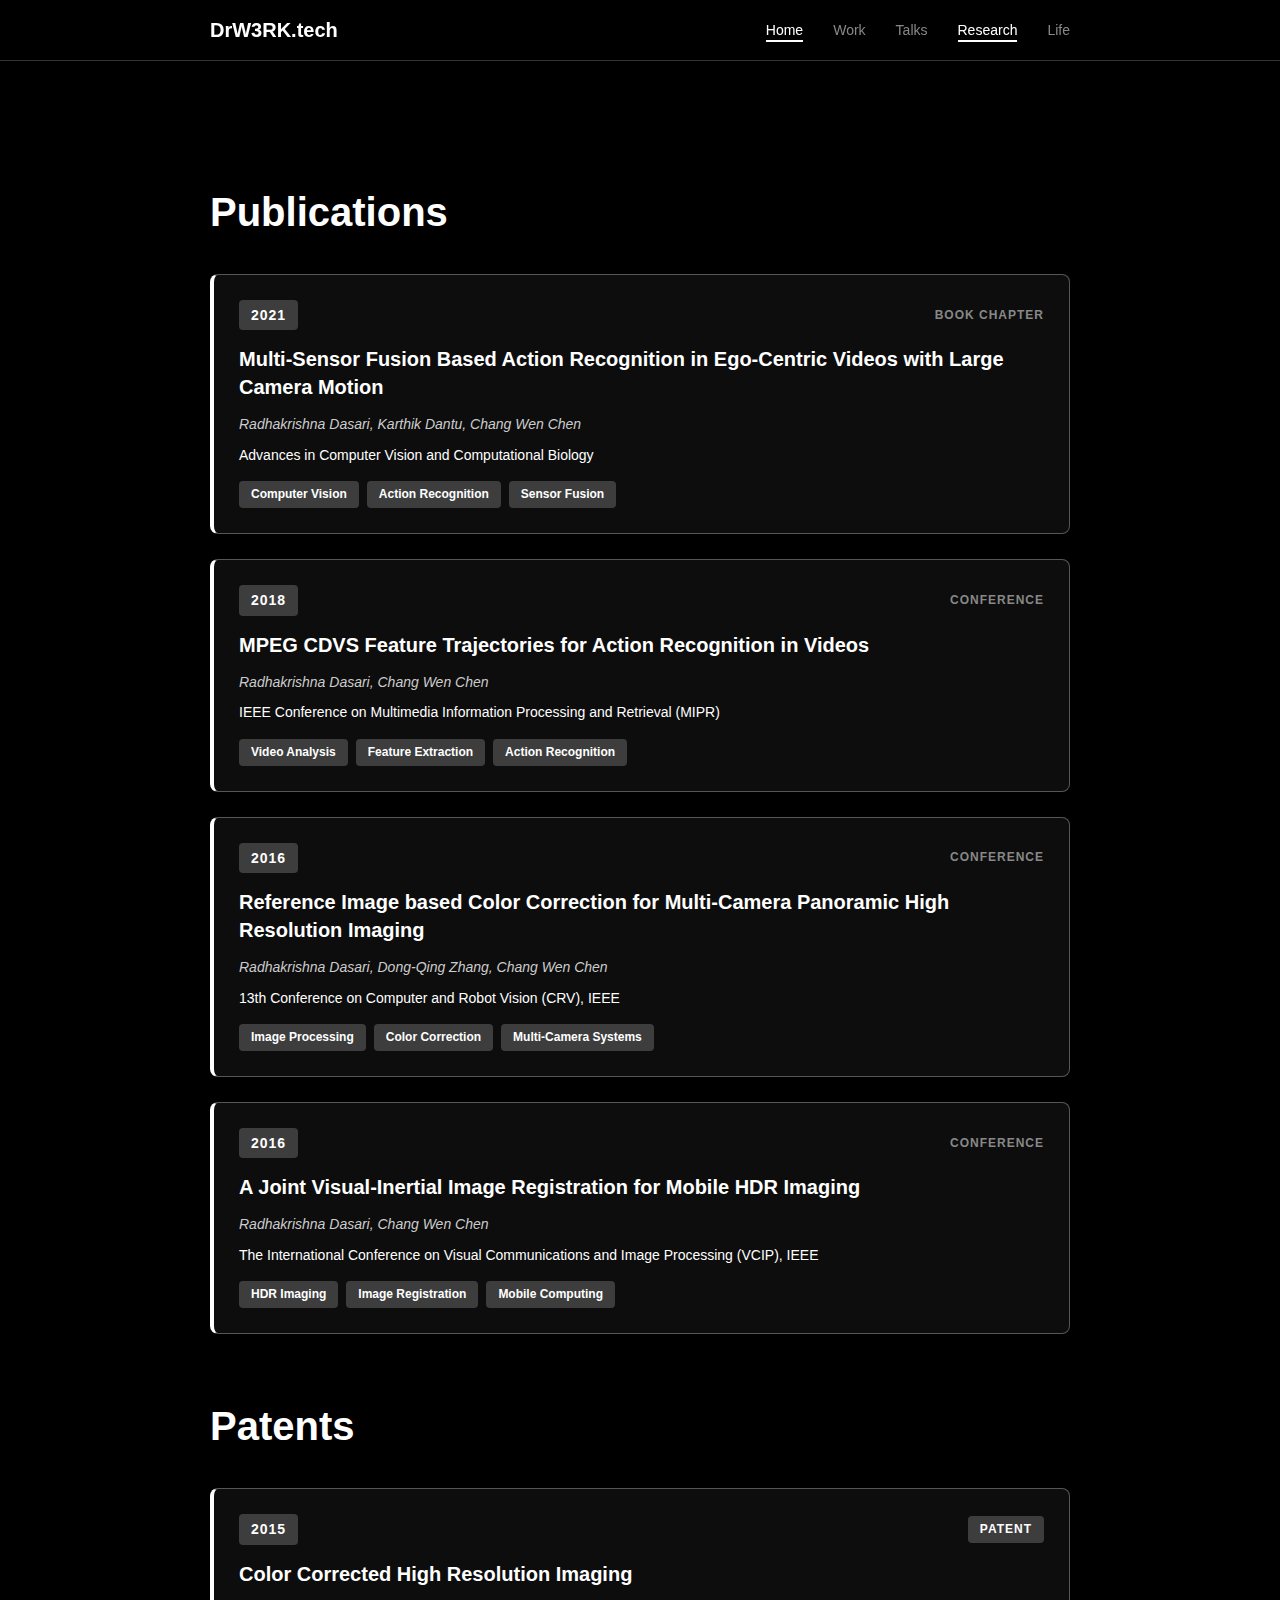
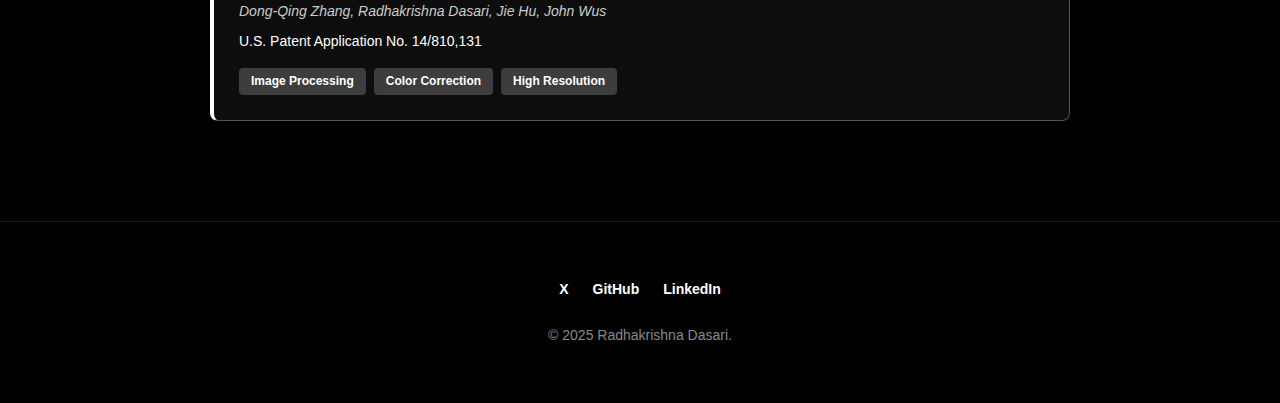
<file: research.html>
<!DOCTYPE html>
<html lang="en">
<head>
    <meta charset="UTF-8">
    <meta name="viewport" content="width=device-width, initial-scale=1.0">
    <title>Research - Radhakrishna Dasari</title>
    
    <!-- Open Graph / Facebook -->
    <meta property="og:type" content="website">
    <meta property="og:url" content="https://drw3rk.tech/research">
    <meta property="og:title" content="Research - Radhakrishna Dasari">
    <meta property="og:description" content="Publications and patents in Computer Vision, Machine Learning, and Multimedia Systems.">
    <meta property="og:image" content="https://i.ibb.co/27Z7Vwfb/AI-SLOP.jpg">
    
    <!-- Twitter -->
    <meta property="twitter:card" content="summary_large_image">
    <meta property="twitter:url" content="https://drw3rk.tech/research">
    <meta property="twitter:title" content="Research - Radhakrishna Dasari">
    <meta property="twitter:description" content="Publications and patents in Computer Vision, Machine Learning, and Multimedia Systems.">
    <meta property="twitter:image" content="https://i.ibb.co/27Z7Vwfb/AI-SLOP.jpg">
    <meta property="twitter:site" content="@DrW3RK">
    <meta property="twitter:creator" content="@DrW3RK">
    
    <link rel="icon" type="image/x-icon" href="img/favicon.ico">
    <link rel="stylesheet" href="styles.css">
</head>
<body>
    <!-- Navigation -->
    <nav>
        <div class="nav-container">
            <div class="logo"><a href="/">DrW3RK.tech</a></div>
            <ul class="nav-links">
                <li><a href="/" class="nav-item">Home</a></li>
                <li><a href="/work" class="nav-item">Work</a></li>
                <li><a href="/talks" class="nav-item">Talks</a></li>
                <li><a href="/research" class="nav-item active">Research</a></li>
                <li><a href="/life" class="nav-item">Life</a></li>
            </ul>
        </div>
    </nav>

    <!-- Main Content -->
    <main>
        <!-- Research Section -->
        <section id="Research" class="active">
            <h1 style="font-size: 40px; margin-bottom: 30px; margin-top: 60px; color: #fff;">Publications</h1>
            
            <div class="research-grid">
                <a href="https://link.springer.com/chapter/10.1007/978-3-030-71051-4_15" target="_blank">
                    <div class="research-card">
                        <div class="research-header">
                            <span class="research-year">2021</span>
                            <span class="research-type">Book Chapter</span>
                        </div>
                        <h3>Multi-Sensor Fusion Based Action Recognition in Ego-Centric Videos with Large Camera Motion</h3>
                        <p class="research-authors">Radhakrishna Dasari, Karthik Dantu, Chang Wen Chen</p>
                        <p class="research-venue">Advances in Computer Vision and Computational Biology</p>
                        <div class="research-tags">
                            <span class="tag">Computer Vision</span>
                            <span class="tag">Action Recognition</span>
                            <span class="tag">Sensor Fusion</span>
                        </div>
                    </div>
                </a>

                <a href="https://ieeexplore.ieee.org/abstract/document/8397025" target="_blank">
                    <div class="research-card">
                        <div class="research-header">
                            <span class="research-year">2018</span>
                            <span class="research-type">Conference</span>
                        </div>
                        <h3>MPEG CDVS Feature Trajectories for Action Recognition in Videos</h3>
                        <p class="research-authors">Radhakrishna Dasari, Chang Wen Chen</p>
                        <p class="research-venue">IEEE Conference on Multimedia Information Processing and Retrieval (MIPR)</p>
                        <div class="research-tags">
                            <span class="tag">Video Analysis</span>
                            <span class="tag">Feature Extraction</span>
                            <span class="tag">Action Recognition</span>
                        </div>
                    </div>
                </a>

                <a href="https://ieeexplore.ieee.org/abstract/document/7801551" target="_blank">
                    <div class="research-card">
                        <div class="research-header">
                            <span class="research-year">2016</span>
                            <span class="research-type">Conference</span>
                        </div>
                        <h3>Reference Image based Color Correction for Multi-Camera Panoramic High Resolution Imaging</h3>
                        <p class="research-authors">Radhakrishna Dasari, Dong-Qing Zhang, Chang Wen Chen</p>
                        <p class="research-venue">13th Conference on Computer and Robot Vision (CRV), IEEE</p>
                        <div class="research-tags">
                            <span class="tag">Image Processing</span>
                            <span class="tag">Color Correction</span>
                            <span class="tag">Multi-Camera Systems</span>
                        </div>
                    </div>
                </a>

                <a href="https://ieeexplore.ieee.org/abstract/document/7805551" target="_blank">
                    <div class="research-card">
                        <div class="research-header">
                            <span class="research-year">2016</span>
                            <span class="research-type">Conference</span>
                        </div>
                        <h3>A Joint Visual-Inertial Image Registration for Mobile HDR Imaging</h3>
                        <p class="research-authors">Radhakrishna Dasari, Chang Wen Chen</p>
                        <p class="research-venue">The International Conference on Visual Communications and Image Processing (VCIP), IEEE</p>
                        <div class="research-tags">
                            <span class="tag">HDR Imaging</span>
                            <span class="tag">Image Registration</span>
                            <span class="tag">Mobile Computing</span>
                        </div>
                    </div>
                </a>
            </div>

            <h1 style="font-size: 40px; margin-bottom: 30px; margin-top: 60px; color: #fff;">Patents</h1>
            
            <div class="research-grid">
                <a href="https://patents.google.com/patent/US9813622B2/en" target="_blank">
                    <div class="research-card patent-card">
                        <div class="research-header">
                            <span class="research-year">2015</span>
                            <span class="research-type patent-badge">Patent</span>
                        </div>
                        <h3>Color Corrected High Resolution Imaging</h3>
                        <p class="research-authors">Dong-Qing Zhang, Radhakrishna Dasari, Jie Hu, John Wus</p>
                        <p class="research-venue">U.S. Patent Application No. 14/810,131</p>
                        <div class="research-tags">
                            <span class="tag">Image Processing</span>
                            <span class="tag">Color Correction</span>
                            <span class="tag">High Resolution</span>
                        </div>
                    </div>
                </a>
            </div>
        </section>
    </main>

    <!-- Footer -->
    <footer>
        <div class="footer-content">
            <div class="social-links">
                <a href="https://x.com/DrW3RK" target="_blank">X</a>
                <a href="https://github.com/DrW3RK" target="_blank">GitHub</a>
                <a href="https://www.linkedin.com/in/radhakrishnadasari/" target="_blank">LinkedIn</a>
            </div>
            <p>&copy; 2025 Radhakrishna Dasari.</p>
        </div>
    </footer>

    <script src="script.js"></script>
</body>
</html>
</file>
<file: styles.css>
* {
    margin: 0;
    padding: 0;
    box-sizing: border-box;
}

html {
    scroll-behavior: smooth;
}

body {
    font-family: 'Helvetica Neue', Helvetica, Arial, sans-serif;
    background-color: #000000;
    color: #ffffff;
    line-height: 1.6;
    font-size: 16px;
}

a {
    color: #ffffff;
    text-decoration: none;
    transition: color 0.2s ease;
}

a:hover {
    color: #cccccc;
}

/* Navigation */
nav {
    position: fixed;
    top: 0;
    left: 0;
    right: 0;
    background: rgba(0, 0, 0, 0.95);
    backdrop-filter: blur(10px);
    z-index: 1000;
    border-bottom: 1px solid rgba(255, 255, 255, 0.2);
}

.nav-container {
    max-width: 900px;
    margin: 0 auto;
    padding: 0 20px;
    display: flex;
    justify-content: space-between;
    align-items: center;
    height: 60px;
}

.logo {
    font-size: 20px;
    font-weight: 600;
    color: #fff;
    cursor: pointer;
    transition: opacity 0.2s ease;
}

.logo:hover {
    opacity: 0.7;
}

.nav-links {
    display: flex;
    gap: 30px;
    list-style: none;
}

.nav-links a {
    font-size: 14px;
    color: #888888;
    font-weight: 500;
    cursor: pointer;
}

.nav-links a.active {
    color: #ffffff;
    border-bottom: 2px solid #ffffff;
    padding-bottom: 2px;
}

/* Main Content */
main {
    margin-top: 60px;
    max-width: 900px;
    margin-left: auto;
    margin-right: auto;
    padding: 60px 20px;
}

section {
    display: none;
}

section.active {
    display: block;
    animation: fadeIn 0.3s ease;
}

@keyframes fadeIn {
    from {
        opacity: 0;
        transform: translateY(10px);
    }
    to {
        opacity: 1;
        transform: translateY(0);
    }
}

/* Home Section */
.hero {
    margin-bottom: 60px;
    display: flex;
    gap: 40px;
    align-items: center;
}

.hero-content {
    flex: 1;
}

.hero-image {
    flex-shrink: 0;
}

.hero-image img {
    width: 250px;
    height: 250px;
    border-radius: 50%;
    object-fit: cover;
    border: 3px solid #ffffff;
}

.hero h1 {
    font-size: 48px;
    font-weight: 700;
    margin-bottom: 10px;
    color: #fff;
    line-height: 1.2;
}

.hero h3 {
    font-size: 20px;
    font-weight: 400;
    color: #cccccc;
}

.hero p {
    font-size: 18px;
    color: #cccccc;
    margin-bottom: 30px;
    max-width: 600px;
}

.cta-buttons {
    display: flex;
    gap: 15px;
    flex-wrap: wrap;
}

.btn {
    padding: 12px 24px;
    border-radius: 6px;
    font-size: 14px;
    font-weight: 600;
    cursor: pointer;
    transition: all 0.2s ease;
    border: 1px solid transparent;
}

.btn-primary {
    background-color: #ffffff;
    color: #000000;
}

.btn-primary:hover {
    background-color: #cccccc;
    transform: translateY(-2px);
}

.btn-secondary {
    background-color: transparent;
    color: #ffffff;
    border: 1px solid #ffffff;
}

.btn-secondary:hover {
    background-color: rgba(255, 255, 255, 0.1);
}

/* Twitter Feed Section */
#twitter-feed {
    margin-top: 80px;
    padding-top: 40px;
    border-top: 1px solid rgba(255, 255, 255, 0.1);
}

.twitter-container {
    max-width: 600px;
    margin: 0 auto;
    background: rgba(255, 255, 255, 0.02);
    border: 1px solid rgba(255, 255, 255, 0.1);
    border-radius: 12px;
    padding: 20px;
    min-height: 400px;
}

/* Article Cards */
.article-grid {
    display: grid;
    gap: 30px;
    margin-bottom: 40px;
}

.article-card {
    border-left: 3px solid #ffffff;
    padding: 20px;
    background: rgba(255, 255, 255, 0.05);
    border-radius: 6px;
    transition: all 0.2s ease;
    cursor: pointer;
}

.article-card:hover {
    background: rgba(255, 255, 255, 0.1);
    transform: translateX(5px);
}

.article-card h3 {
    font-size: 20px;
    margin-bottom: 10px;
    color: #fff;
}

.article-card p {
    color: #cccccc;
    font-size: 15px;
    margin-bottom: 15px;
}

.article-date {
    font-size: 12px;
    color: #ffffff;
    text-transform: uppercase;
    letter-spacing: 1px;
}

/* Project Grid */
.projects-grid {
    display: grid;
    grid-template-columns: repeat(auto-fit, minmax(280px, 1fr));
    gap: 20px;
    margin-bottom: 40px;
}

.projects-grid a {
    text-decoration: none;
    color: inherit;
}

.project-card {
    background: rgba(255, 255, 255, 0.05);
    border: 1px solid rgba(255, 255, 255, 0.3);
    border-radius: 8px;
    padding: 25px;
    transition: all 0.2s ease;
    text-align: center;
}

.project-card:hover {
    border-color: #ffffff;
    background: rgba(255, 255, 255, 0.1);
    transform: translateY(-5px);
}

.project-logo {
    width: 120px;
    height: 50px;
    margin: 0 auto 15px auto;
    display: block;
    object-fit: contain;
    background: white;
    padding: 8px;
    border-radius: 6px;
}

.project-card h3 {
    font-size: 18px;
    margin-bottom: 12px;
    color: #fff;
}

.project-card p {
    color: #cccccc;
    font-size: 14px;
    margin-bottom: 15px;
}

.project-tags {
    display: flex;
    gap: 8px;
    flex-wrap: wrap;
    justify-content: center;
}

.tag {
    display: inline-block;
    padding: 4px 12px;
    background: rgba(255, 255, 255, 0.2);
    color: #ffffff;
    border-radius: 4px;
    font-size: 12px;
    font-weight: 600;
}

/* Publications Section */
.publications-grid {
    display: grid;
    gap: 20px;
    margin-bottom: 40px;
}

.publications-grid a {
    text-decoration: none;
    color: inherit;
}

.publication-card {
    background: rgba(255, 255, 255, 0.05);
    border: 1px solid rgba(255, 255, 255, 0.3);
    border-radius: 8px;
    padding: 25px;
    transition: all 0.3s ease;
}

.publication-card:hover {
    border-color: #ffffff;
    background: rgba(255, 255, 255, 0.1);
    transform: translateY(-3px);
    box-shadow: 0 4px 20px rgba(255, 255, 255, 0.1);
}

.publication-header {
    display: flex;
    justify-content: space-between;
    align-items: flex-start;
    gap: 15px;
    margin-bottom: 12px;
}

.publication-card h3 {
    font-size: 20px;
    color: #fff;
    line-height: 1.4;
    margin: 0;
    flex: 1;
}

.publication-year {
    font-size: 14px;
    font-weight: 600;
    color: #ffffff;
    background: rgba(255, 255, 255, 0.2);
    padding: 4px 12px;
    border-radius: 4px;
    white-space: nowrap;
}

.publication-authors {
    font-size: 15px;
    color: #cccccc;
    margin-bottom: 8px;
    font-style: italic;
}

.publication-venue {
    font-size: 14px;
    color: #888888;
    margin-bottom: 12px;
    font-weight: 500;
}

.publication-stats {
    margin-bottom: 15px;
    display: flex;
    gap: 15px;
    flex-wrap: wrap;
}

.citation-count {
    font-size: 13px;
    color: #ffffff;
    background: rgba(255, 255, 255, 0.15);
    padding: 4px 10px;
    border-radius: 4px;
}

.publication-abstract {
    font-size: 14px;
    color: #aaaaaa;
    line-height: 1.6;
    margin: 0;
}

/* Research Interests */
.research-interests {
    display: flex;
    flex-wrap: wrap;
    gap: 12px;
    margin-bottom: 40px;
}

.interest-tag {
    display: inline-block;
    padding: 10px 20px;
    background: rgba(255, 255, 255, 0.15);
    color: #ffffff;
    border-radius: 20px;
    font-size: 14px;
    font-weight: 600;
    transition: all 0.2s ease;
    cursor: default;
}

.interest-tag:hover {
    background: rgba(255, 255, 255, 0.25);
    transform: translateY(-2px);
}

/* Carousel - Updated for smaller images */
.carousel-container {
    position: relative;
    width: 100%;
    max-width: 700px;
    margin: 0 auto 60px;
    border-radius: 12px;
    overflow: hidden;
    background: rgba(255, 255, 255, 0.05);
    border: 1px solid rgba(255, 255, 255, 0.2);
}

.carousel {
    position: relative;
    width: 100%;
    height: 400px;
    display: flex;
    align-items: center;
    justify-content: center;
    background: rgba(0, 0, 0, 0.3);
}

.carousel-slide {
    position: absolute;
    top: 0;
    left: 0;
    width: 100%;
    height: 100%;
    opacity: 0;
    transition: opacity 0.6s ease-in-out;
    display: flex;
    align-items: center;
    justify-content: center;
    padding: 20px;
}

.carousel-slide.active {
    opacity: 1;
    z-index: 1;
}

.carousel-slide img {
    max-width: 100%;
    max-height: 100%;
    width: auto;
    height: auto;
    object-fit: contain;
    border-radius: 8px;
    box-shadow: 0 4px 20px rgba(0, 0, 0, 0.5);
}

.carousel-caption {
    position: absolute;
    bottom: 20px;
    left: 50%;
    transform: translateX(-50%);
    background: rgba(0, 0, 0, 0.8);
    color: #ffffff;
    padding: 8px 20px;
    border-radius: 6px;
    font-size: 14px;
    font-weight: 600;
    letter-spacing: 1px;
}

.carousel-btn {
    position: absolute;
    top: 50%;
    transform: translateY(-50%);
    background: rgba(0, 0, 0, 0.6);
    color: #ffffff;
    border: 2px solid rgba(255, 255, 255, 0.3);
    font-size: 36px;
    width: 50px;
    height: 50px;
    border-radius: 50%;
    cursor: pointer;
    transition: all 0.3s ease;
    z-index: 2;
    display: flex;
    align-items: center;
    justify-content: center;
    line-height: 1;
    padding: 0;
}

.carousel-btn:hover {
    background: rgba(255, 255, 255, 0.9);
    color: #000000;
    border-color: #ffffff;
}

.carousel-prev {
    left: 20px;
}

.carousel-next {
    right: 20px;
}

/* Thumbnail Navigation */
.carousel-thumbnails {
    display: flex;
    gap: 15px;
    justify-content: center;
    padding: 20px;
    background: rgba(0, 0, 0, 0.3);
}

.thumbnail {
    width: 100px;
    height: 70px;
    object-fit: cover;
    border-radius: 6px;
    cursor: pointer;
    border: 3px solid transparent;
    transition: all 0.3s ease;
    opacity: 0.6;
}

.thumbnail:hover {
    opacity: 0.9;
    transform: scale(1.05);
}

.thumbnail.active {
    border-color: #ffffff;
    opacity: 1;
    box-shadow: 0 0 15px rgba(255, 255, 255, 0.5);
}

/* Books Section */
.books-grid {
    display: grid;
    grid-template-columns: repeat(3, 1fr);
    gap: 30px;
    margin-bottom: 40px;
}

.books-grid a {
    text-decoration: none;
    color: inherit;
}

.book-card {
    background: rgba(255, 255, 255, 0.05);
    border: 1px solid rgba(255, 255, 255, 0.3);
    border-radius: 8px;
    overflow: hidden;
    transition: all 0.2s ease;
    display: flex;
    flex-direction: column;
}

.book-card:hover {
    border-color: #ffffff;
    background: rgba(255, 255, 255, 0.1);
    transform: translateY(-5px);
}

.book-cover {
    width: 100%;
    height: 400px;
    overflow: hidden;
    background: #1a1a1a;
    display: flex;
    align-items: center;
    justify-content: center;
}

.book-cover img {
    width: 100%;
    height: 100%;
    object-fit: cover;
}

.book-content {
    padding: 20px;
}

.book-content h3 {
    font-size: 20px;
    margin-bottom: 8px;
    color: #fff;
}

.book-author {
    font-size: 14px;
    color: #888888;
    font-style: italic;
    margin-bottom: 12px;
}

.book-description {
    font-size: 14px;
    color: #cccccc;
    line-height: 1.6;
}

/* Talks Section */
.talks-grid {
    display: grid;
    grid-template-columns: repeat(auto-fit, minmax(280px, 1fr));
    gap: 20px;
    margin-bottom: 40px;
}

.talks-grid a {
    text-decoration: none;
    color: inherit;
}

.talk-card {
    background: rgba(255, 255, 255, 0.05);
    border: 1px solid rgba(255, 255, 255, 0.3);
    border-radius: 8px;
    overflow: hidden;
    transition: all 0.2s ease;
}

.talk-card:hover {
    border-color: #ffffff;
    background: rgba(255, 255, 255, 0.1);
    transform: translateY(-5px);
}

.talk-thumbnail {
    position: relative;
    width: 100%;
    padding-top: 56.25%; /* 16:9 aspect ratio */
    background: #1a1a1a;
    overflow: hidden;
}

.talk-thumbnail img {
    position: absolute;
    top: 0;
    left: 0;
    width: 100%;
    height: 100%;
    object-fit: cover;
}

.play-icon {
    position: absolute;
    top: 50%;
    left: 50%;
    transform: translate(-50%, -50%);
    font-size: 48px;
    color: white;
    background: rgba(0, 0, 0, 0.7);
    width: 80px;
    height: 80px;
    border-radius: 50%;
    display: flex;
    align-items: center;
    justify-content: center;
    transition: all 0.2s ease;
    padding-left: 5px; /* Offset to center triangle */
}

.talk-card:hover .play-icon {
    background: rgba(255, 0, 0, 0.9);
    transform: translate(-50%, -50%) scale(1.1);
}

.talk-content {
    padding: 20px;
}

.talk-content h3 {
    font-size: 18px;
    margin-bottom: 8px;
    color: #fff;
}

.talk-content p {
    color: #cccccc;
    font-size: 14px;
}

/* About Section */
.about-content {
    max-width: 700px;
}

.about-content h2 {
    font-size: 32px;
    margin-bottom: 20px;
    color: #fff;
}

.about-content p {
    margin-bottom: 20px;
    color: #cccccc;
    line-height: 1.8;
}

.skills-section {
    margin-top: 40px;
}

.skills-section h3 {
    font-size: 18px;
    margin-bottom: 20px;
    color: #fff;
}

.skill-category {
    margin-bottom: 25px;
}

.skill-category-title {
    font-size: 14px;
    color: #ffffff;
    font-weight: 600;
    text-transform: uppercase;
    letter-spacing: 1px;
    margin-bottom: 12px;
}

.skill-items {
    display: flex;
    flex-wrap: wrap;
    gap: 10px;
}

.skill-item {
    padding: 8px 16px;
    background: rgba(255, 255, 255, 0.15);
    color: #ffffff;
    border-radius: 4px;
    font-size: 14px;
}

/* Footer */
footer {
    border-top: 1px solid rgba(255, 255, 255, 0.1);
    padding: 40px 20px;
    text-align: center;
    color: #888888;
    font-size: 14px;
}

.footer-content {
    max-width: 900px;
    margin: 0 auto;
    display: flex;
    flex-direction: column;
    align-items: center;
    gap: 1rem;
    padding: 1rem;
}

.social-links {
    display: flex;
    justify-content: center;
    gap: 1.5rem;
    margin-bottom: 0.5rem;
}

.social-links a {
    color: #ffffff;
    font-weight: 600;
    transition: opacity 0.2s ease;
}

.social-links a:hover {
    opacity: 0.7;
}

.analytics-badge {
    margin: 0.5rem 0;
    opacity: 0.7;
    transition: opacity 0.3s ease;
}

.analytics-badge:hover {
    opacity: 1;
}

.analytics-badge img {
    height: 35px;
    width: auto;
    display: block;
}

.copyright {
    margin-top: 0.5rem;
    font-size: 0.9rem;
    opacity: 0.8;
}

/* Responsive */
@media (max-width: 1024px) {
    .books-grid {
        grid-template-columns: repeat(2, 1fr);
    }
}

@media (max-width: 768px) {
    .hero {
        flex-direction: column;
        text-align: center;
    }

    .hero-content {
        order: 2;
    }

    .hero-image {
        order: 1;
        margin-bottom: 30px;
    }

    .hero-image img {
        width: 200px;
        height: 200px;
    }

    .hero h1 {
        font-size: 36px;
    }

    .hero p {
        font-size: 16px;
        max-width: 100%;
    }

    .cta-buttons {
        justify-content: center;
    }

    .nav-links {
        gap: 15px;
    }

    .nav-links a {
        font-size: 12px;
    }

    .projects-grid {
        grid-template-columns: 1fr;
    }

    .talks-grid {
        grid-template-columns: 1fr;
    }

    .books-grid {
        grid-template-columns: 1fr;
    }

    .twitter-container {
        padding: 15px;
    }

    .carousel {
        height: 300px;
    }

    .carousel-btn {
        width: 40px;
        height: 40px;
        font-size: 28px;
    }

    .carousel-prev {
        left: 10px;
    }

    .carousel-next {
        right: 10px;
    }

    .carousel-caption {
        font-size: 12px;
        padding: 6px 14px;
    }

    .carousel-thumbnails {
        gap: 10px;
        padding: 15px;
    }

    .thumbnail {
        width: 70px;
        height: 50px;
    }
}

/* Carousel Thumbnails Styling */
.carousel-thumbnails {
    display: flex;
    justify-content: center;
    gap: 10px;
    margin-top: 20px;
    flex-wrap: wrap;
    padding: 10px;
}

.thumbnail {
    width: 80px;
    height: 60px;
    cursor: pointer;
    border: 3px solid transparent;
    border-radius: 8px;
    overflow: hidden;
    transition: all 0.3s ease;
    opacity: 0.6;
}

.thumbnail:hover {
    opacity: 0.9;
    transform: scale(1.05);
    border-color: rgba(255, 255, 255, 0.5);
}

.thumbnail.active {
    opacity: 1;
    border-color: #fff;
    box-shadow: 0 0 10px rgba(255, 255, 255, 0.5);
}

.thumbnail img {
    width: 100%;
    height: 100%;
    object-fit: cover;
    display: block;
}

/* Improved carousel container spacing */
.carousel-container {
    margin-bottom: 40px;
}

/* Smooth transitions for carousel slides */
.carousel-slide {
    opacity: 0;
    transition: opacity 0.5s ease-in-out;
}

.carousel-slide.active {
    opacity: 1;
}

/* Responsive adjustments for thumbnails */
@media (max-width: 768px) {
    .thumbnail {
        width: 60px;
        height: 45px;
    }
    
    .carousel-thumbnails {
        gap: 8px;
        margin-top: 15px;
    }
}

@media (max-width: 480px) {
    .thumbnail {
        width: 50px;
        height: 38px;
    }
    
    .carousel-thumbnails {
        gap: 6px;
        margin-top: 10px;
    }
}

/* Research Section */
.research-grid {
    display: grid;
    gap: 25px;
    margin-bottom: 40px;
}

.research-grid a {
    text-decoration: none;
    color: inherit;
}

.research-card {
    background: rgba(255, 255, 255, 0.05);
    border: 1px solid rgba(255, 255, 255, 0.3);
    border-left: 4px solid #ffffff;
    border-radius: 8px;
    padding: 25px;
    transition: all 0.3s ease;
    cursor: pointer;
}

.research-card:hover {
    background: rgba(255, 255, 255, 0.1);
    border-color: #ffffff;
    transform: translateY(-5px);
    box-shadow: 0 10px 30px rgba(0, 0, 0, 0.3);
}

.patent-card {
    border-left-color: #ffffff;
}

.patent-card:hover {
    border-left-color: #ffffff;
}

.research-header {
    display: flex;
    justify-content: space-between;
    align-items: center;
    margin-bottom: 15px;
}

.research-year {
    font-size: 14px;
    font-weight: 700;
    color: #ffffff;
    background: rgba(255, 255, 255, 0.2);
    padding: 4px 12px;
    border-radius: 4px;
    letter-spacing: 1px;
}

.research-type {
    font-size: 12px;
    font-weight: 600;
    color: #888888;
    text-transform: uppercase;
    letter-spacing: 1px;
}

.patent-badge {
    background: rgba(255, 255, 255, 0.2);
    color: #ffffff;
    padding: 4px 12px;
    border-radius: 4px;
}

.research-card h3 {
    font-size: 20px;
    line-height: 1.4;
    margin-bottom: 12px;
    color: #fff;
}

.research-authors {
    font-size: 14px;
    color: #cccccc;
    font-style: italic;
    margin-bottom: 8px;
}

.research-venue {
    font-size: 14px;
    color: #ffffff;
    font-weight: 500;
    margin-bottom: 15px;
}

.research-tags {
    display: flex;
    gap: 8px;
    flex-wrap: wrap;
    margin-top: 15px;
}

.research-summary {
    background: rgba(255, 255, 255, 0.05);
    border: 1px solid rgba(255, 255, 255, 0.2);
    border-radius: 8px;
    padding: 30px;
    margin-top: 60px;
}

.research-summary h2 {
    font-size: 28px;
    margin-bottom: 20px;
    color: #fff;
}

.research-summary p {
    font-size: 16px;
    line-height: 1.8;
    color: #cccccc;
}

@media (max-width: 768px) {
    .research-card h3 {
        font-size: 18px;
    }
    
    .research-header {
        flex-direction: column;
        align-items: flex-start;
        gap: 10px;
    }
}
</file>
